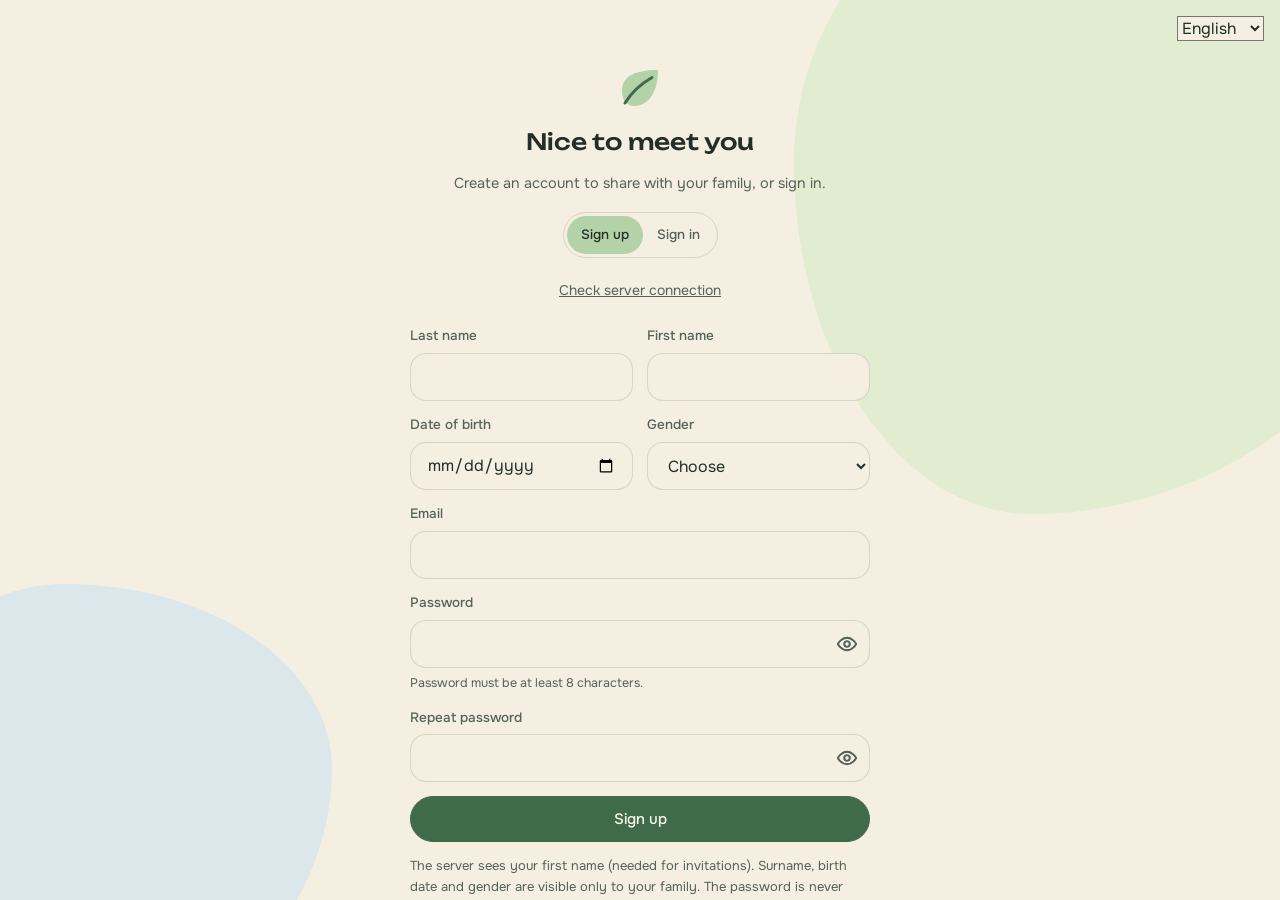
<file: index.html>
<!doctype html>
<html lang="ru">
<head>
  <meta charset="utf-8">
  <meta name="viewport" content="width=device-width, initial-scale=1, viewport-fit=cover, maximum-scale=1">
  <title>Comfortable life</title>
  <meta name="description" content="Comfortable life: дом, заметки, календарь, спорт и здоровье в одном приложении.">
  <meta name="theme-color" content="#F4EFE0" media="(prefers-color-scheme: light)">
  <meta name="theme-color" content="#131A16" media="(prefers-color-scheme: dark)">
  <meta name="color-scheme" content="light dark">
  <script>(function(){try{var v=JSON.parse(localStorage.getItem("cl_ui")||"{}"),r=document.documentElement,d=v.theme==="dark"||((!v.theme||v.theme==="auto")&&window.matchMedia&&matchMedia("(prefers-color-scheme: dark)").matches);r.setAttribute("data-scheme",d?"dark":"light");if(v.a11y&&v.a11y!=="none")r.setAttribute("data-a11y",v.a11y);if(v.text==="large")r.setAttribute("data-text","large")}catch(e){}})();</script>
  <meta name="mobile-web-app-capable" content="yes">
  <meta name="apple-mobile-web-app-capable" content="yes">
  <meta name="apple-mobile-web-app-title" content="Comfortable life">
  <meta name="apple-mobile-web-app-status-bar-style" content="default">
  <link rel="manifest" href="manifest.webmanifest">
  <link rel="icon" href="icons/icon.svg" type="image/svg+xml">
  <link rel="apple-touch-icon" href="icons/apple-touch-icon.png">
  <link rel="preconnect" href="https://fonts.googleapis.com">
  <link rel="preconnect" href="https://fonts.gstatic.com" crossorigin>
  <link rel="stylesheet" href="https://fonts.googleapis.com/css2?family=Onest:wght@300;400;500;600&family=Unbounded:wght@400;500;600&display=swap" media="print" onload="this.media='all'">
  <link rel="stylesheet" href="css/app.css">
</head>
<body>
  <div id="app" class="app" hidden>
    <div class="main-col">
      <header class="top" id="top"></header>
      <main id="view" tabindex="-1"></main>
    </div>
    <nav class="tabbar" id="tabbar"></nav>
  </div>
  <div id="gate" class="gate" hidden></div>
  <div id="toast" role="status" aria-live="polite"></div>
  <noscript><p style="padding:24px;font-family:system-ui,sans-serif">Для работы приложения нужен JavaScript. / This app needs JavaScript.</p></noscript>

  <script src="config.js"></script>
  <script src="js/i18n.js"></script>
  <script src="js/i18n-ext.js"></script>
<script src="js/lang-es.js"></script>
<script src="js/lang-fr.js"></script>
<script src="js/lang-it.js"></script>
<script src="js/lang-zh.js"></script>
  <script src="js/store.js"></script>
  <script src="js/theme.js"></script>
  <script src="js/ui.js"></script>
  <script src="js/logic.js"></script>
  <script src="js/e2e.js"></script>
  <script src="js/sync.js"></script>
  <script src="js/account.js"></script>
  <script src="js/auth-ui.js"></script>
  <script src="js/pwd.js"></script>
  <script src="js/yandex.js"></script>
  <script src="js/view-today.js"></script>
  <script src="js/view-home.js"></script>
  <script src="js/view-notes.js"></script>
  <script src="js/view-calendar.js"></script>
  <script src="js/view-sport.js"></script>
  <script src="js/view-health.js"></script>
  <script src="js/view-family.js"></script>
  <script src="js/view-settings.js"></script>
  <script src="js/assistant.js"></script>
  <script src="js/app.js"></script>
</body>
</html>
</file>
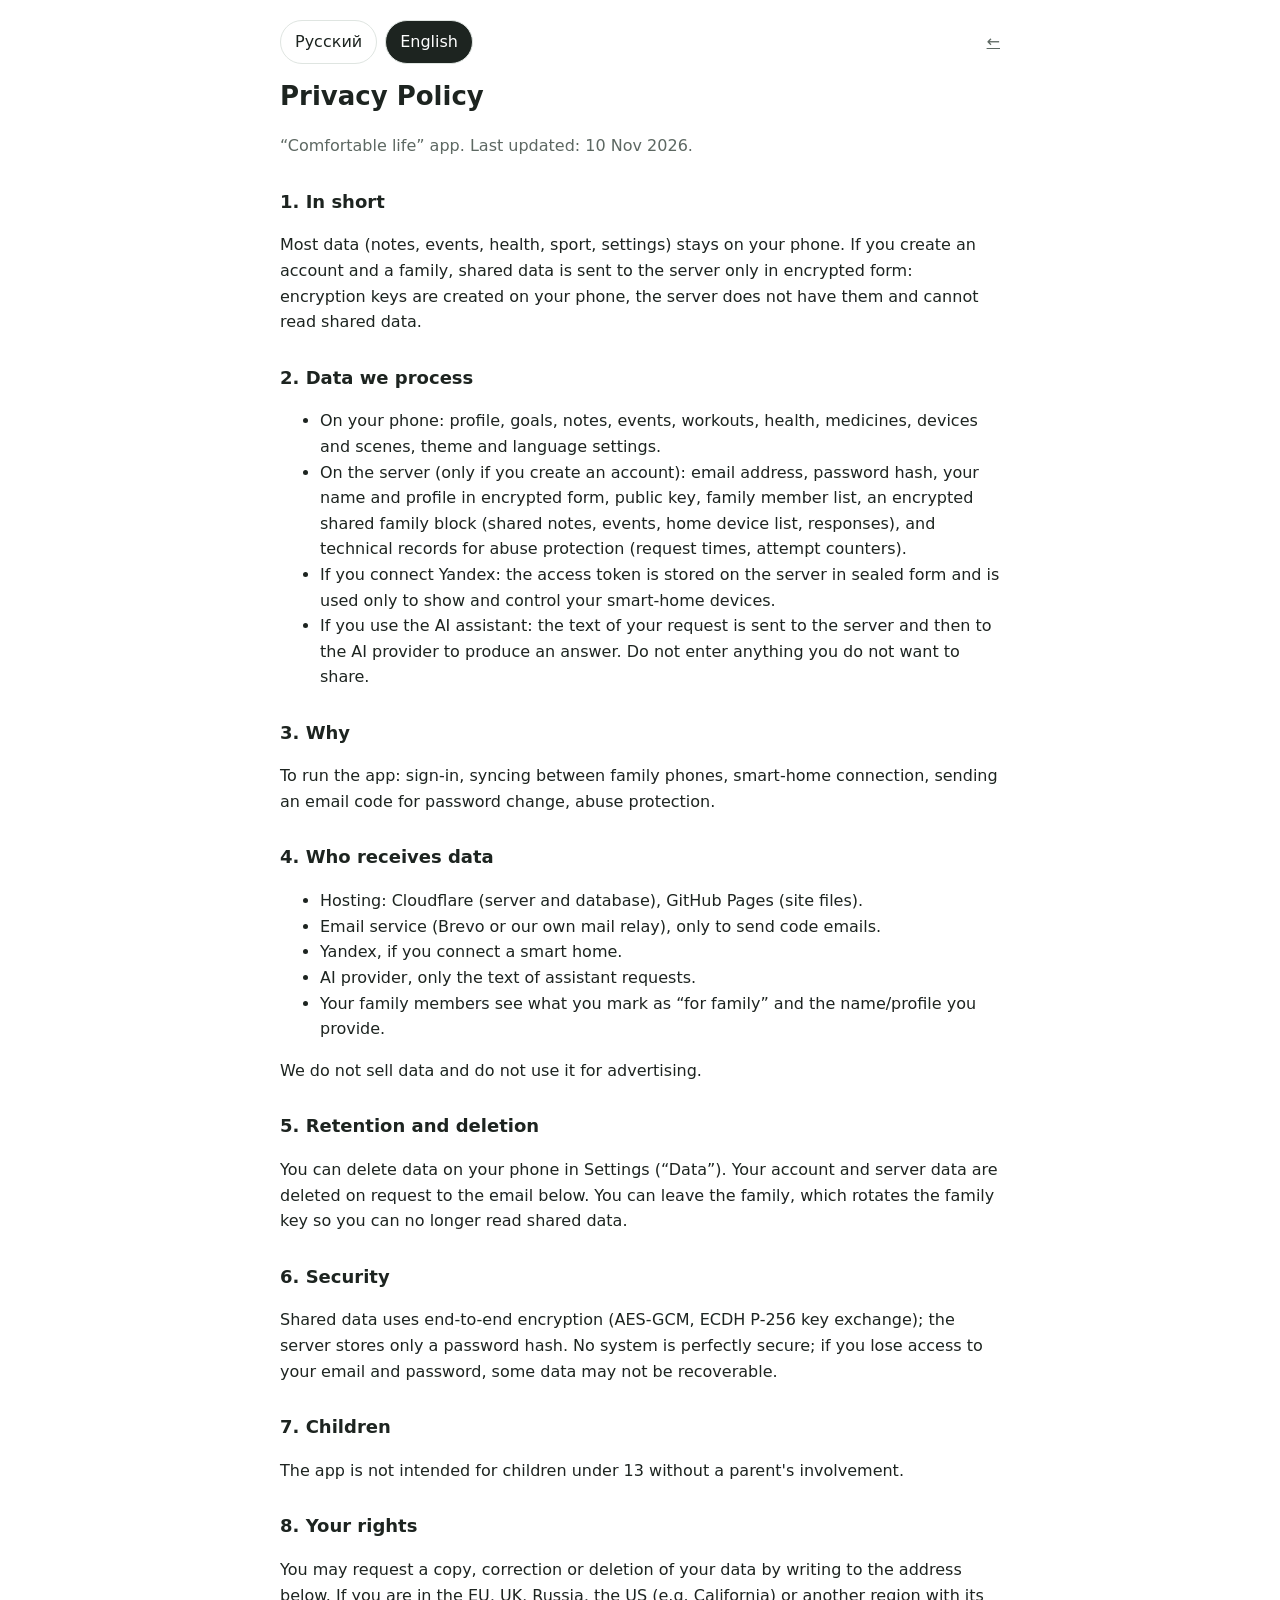
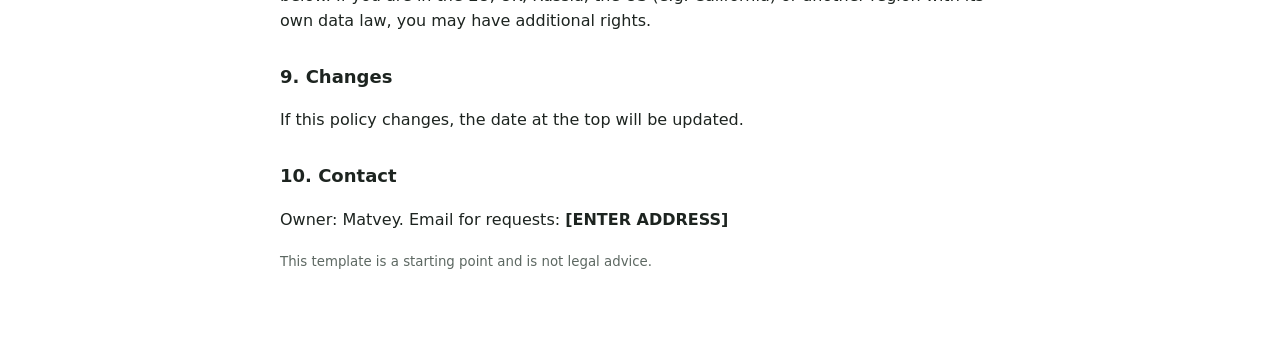
<file: privacy.html>
<!doctype html>
<html lang="ru">
<head>
<meta charset="utf-8">
<meta name="viewport" content="width=device-width, initial-scale=1">
<title>Privacy Policy · Политика конфиденциальности</title>
<style>
:root{color-scheme:light dark;--bg:#fff;--fg:#1d2420;--mu:#5d6862;--ln:#dfe5e1}
@media (prefers-color-scheme:dark){:root{--bg:#121714;--fg:#e8eeea;--mu:#9aa6a0;--ln:#2a332e}}
body{margin:0;background:var(--bg);color:var(--fg);font:16px/1.6 system-ui,-apple-system,Segoe UI,Roboto,sans-serif}
main{max-width:720px;margin:0 auto;padding:20px 16px 60px}
h1{font-size:26px;margin:.3em 0}h2{font-size:18px;margin:1.6em 0 .3em}
p,li{color:var(--fg)}small,.mu{color:var(--mu)}
nav{display:flex;gap:8px;margin-bottom:12px}
nav button{font:inherit;padding:8px 14px;border:1px solid var(--ln);background:transparent;color:var(--fg);border-radius:999px}
nav button[aria-pressed=true]{background:var(--fg);color:var(--bg)}
[data-l]{display:none}html[lang=ru] [data-l=ru],html[lang=en] [data-l=en]{display:block}
html[lang=ru] li[data-l=ru],html[lang=en] li[data-l=en]{display:list-item}
</style>
</head>
<body>
<main>
<nav><button type="button" data-set="ru">Русский</button><button type="button" data-set="en">English</button><a href="./" style="margin-left:auto;align-self:center;color:var(--mu)">←</a></nav>

<div data-l="ru">
<h1>Политика конфиденциальности</h1>
<p class="mu">Приложение «Comfortable life». Дата обновления: 10.11.2026.</p>

<h2>1. Кратко</h2>
<p>Большая часть данных (заметки, события, здоровье, спорт, настройки) хранится только на вашем телефоне. Если вы создаёте аккаунт и семью, общие данные передаются на сервер только в зашифрованном виде: ключи шифрования создаются на вашем телефоне, сервер их не знает и прочитать общие данные не может.</p>

<h2>2. Какие данные мы обрабатываем</h2>
<ul>
<li>На телефоне: профиль, цели, заметки, события, тренировки, здоровье, лекарства, устройства и сценарии, настройки темы и языка.</li>
<li>На сервере (только при создании аккаунта): адрес электронной почты, хэш пароля, ваше имя и профиль в зашифрованном виде, публичный ключ, список участников семьи, зашифрованный общий блок семьи (общие заметки, события, список устройств дома, отклики), технические записи для защиты от злоупотреблений (время запросов, счётчики попыток).</li>
<li>Если вы подключаете Яндекс: токен доступа хранится на сервере в запечатанном виде и используется только для показа и управления вашими устройствами умного дома.</li>
<li>Если вы пользуетесь ассистентом с ИИ: текст запроса передаётся на сервер и далее поставщику ИИ для получения ответа. Не вводите в него то, чем не хотите делиться.</li>
</ul>

<h2>3. Зачем</h2>
<p>Чтобы приложение работало: вход в аккаунт, синхронизация между телефонами семьи, подключение умного дома, отправка кода на почту для смены пароля, защита от злоупотреблений.</p>

<h2>4. Кому передаются данные</h2>
<ul>
<li>Хостинг: Cloudflare (сервер и база данных), GitHub Pages (файлы сайта).</li>
<li>Почтовый сервис (Brevo или собственный почтовый релей) — только для отправки писем с кодом.</li>
<li>Яндекс — если вы подключили умный дом.</li>
<li>Поставщик ИИ — только текст запросов к ассистенту.</li>
<li>Участники вашей семьи — видят то, что вы пометили «для семьи», и своё имя/профиль, который вы указали.</li>
</ul>
<p>Мы не продаём данные и не используем их для рекламы.</p>

<h2>5. Хранение и удаление</h2>
<p>Данные на телефоне можно удалить в Настройках («Данные»). Аккаунт и данные на сервере удаляются по запросу на почту ниже. Вы можете выйти из семьи — тогда ключ семьи меняется, и вы больше не читаете общие данные.</p>

<h2>6. Безопасность</h2>
<p>Применяется сквозное шифрование общих данных (AES-GCM, обмен ключами ECDH P-256), пароль на сервере хранится только в виде хэша. Ни одна система не защищена полностью; если вы потеряете доступ к почте и паролю, часть данных может быть не восстановлена.</p>

<h2>7. Дети</h2>
<p>Приложение не предназначено для детей младше 13 лет без участия родителей.</p>

<h2>8. Ваши права</h2>
<p>Вы можете запросить копию, исправление или удаление данных, написав на адрес ниже. Если вы находитесь в ЕС, Великобритании, России, США (например, Калифорния) или другом регионе со своим законом о данных, вам могут принадлежать дополнительные права.</p>

<h2>9. Изменения</h2>
<p>При изменении политики обновится дата вверху страницы.</p>

<h2>10. Контакты</h2>
<p>Владелец: Матвей. Почта для запросов: <b>[УКАЖИТЕ АДРЕС]</b></p>
<p><small>Шаблон подготовлен как основа и не является юридической консультацией.</small></p>
</div>

<div data-l="en">
<h1>Privacy Policy</h1>
<p class="mu">“Comfortable life” app. Last updated: 10 Nov 2026.</p>

<h2>1. In short</h2>
<p>Most data (notes, events, health, sport, settings) stays on your phone. If you create an account and a family, shared data is sent to the server only in encrypted form: encryption keys are created on your phone, the server does not have them and cannot read shared data.</p>

<h2>2. Data we process</h2>
<ul>
<li>On your phone: profile, goals, notes, events, workouts, health, medicines, devices and scenes, theme and language settings.</li>
<li>On the server (only if you create an account): email address, password hash, your name and profile in encrypted form, public key, family member list, an encrypted shared family block (shared notes, events, home device list, responses), and technical records for abuse protection (request times, attempt counters).</li>
<li>If you connect Yandex: the access token is stored on the server in sealed form and is used only to show and control your smart-home devices.</li>
<li>If you use the AI assistant: the text of your request is sent to the server and then to the AI provider to produce an answer. Do not enter anything you do not want to share.</li>
</ul>

<h2>3. Why</h2>
<p>To run the app: sign-in, syncing between family phones, smart-home connection, sending an email code for password change, abuse protection.</p>

<h2>4. Who receives data</h2>
<ul>
<li>Hosting: Cloudflare (server and database), GitHub Pages (site files).</li>
<li>Email service (Brevo or our own mail relay), only to send code emails.</li>
<li>Yandex, if you connect a smart home.</li>
<li>AI provider, only the text of assistant requests.</li>
<li>Your family members see what you mark as “for family” and the name/profile you provide.</li>
</ul>
<p>We do not sell data and do not use it for advertising.</p>

<h2>5. Retention and deletion</h2>
<p>You can delete data on your phone in Settings (“Data”). Your account and server data are deleted on request to the email below. You can leave the family, which rotates the family key so you can no longer read shared data.</p>

<h2>6. Security</h2>
<p>Shared data uses end-to-end encryption (AES-GCM, ECDH P-256 key exchange); the server stores only a password hash. No system is perfectly secure; if you lose access to your email and password, some data may not be recoverable.</p>

<h2>7. Children</h2>
<p>The app is not intended for children under 13 without a parent's involvement.</p>

<h2>8. Your rights</h2>
<p>You may request a copy, correction or deletion of your data by writing to the address below. If you are in the EU, UK, Russia, the US (e.g. California) or another region with its own data law, you may have additional rights.</p>

<h2>9. Changes</h2>
<p>If this policy changes, the date at the top will be updated.</p>

<h2>10. Contact</h2>
<p>Owner: Matvey. Email for requests: <b>[ENTER ADDRESS]</b></p>
<p><small>This template is a starting point and is not legal advice.</small></p>
</div>
</main>
<script>
(function(){var h=document.documentElement,b=document.querySelectorAll('nav button');
function set(l){h.lang=l;for(var i=0;i<b.length;i++)b[i].setAttribute('aria-pressed',b[i].dataset.set===l);try{localStorage.setItem('cl_pl',l)}catch(e){}}
for(var i=0;i<b.length;i++)b[i].onclick=function(){set(this.dataset.set)};
var l='';try{l=localStorage.getItem('cl_pl')||''}catch(e){}
set(l||((navigator.language||'ru').slice(0,2)==='ru'?'ru':'en'));})();
</script>
</body>
</html>
</file>
<file: css/app.css>
/* Comfortable life — стили приложения. Те же цвета, шрифты и формы, что на сайте:
   кремовый фон, светло-зелёный, серо-голубой, текучие асимметричные углы, тёмный лесной акцент. */
:root {
  --bg: #F4EFE0;
  --bg-2: #EEF0DC;
  --bg-3: #EBEEE2;
  --surface: #FBF8EE;
  --ink: #232E28;
  --muted: #566259;
  --sage: #B4D2A8;
  --leaf: #3F6B4A;
  --mist: #9BB3C1;
  --mist-ink: #3C5C70;
  --tint-sage: #E1ECD0;
  --tint-mist: #DCE7EC;
  --wild: #2A4634;
  --wild-ink: #EEF1E2;
  --wild-accent: #BBD8A2;
  --line: rgba(35, 46, 40, 0.14);
  --warn: #9A4B2E;
  --display: "Unbounded", "Onest", system-ui, sans-serif;
  --body: "Onest", system-ui, -apple-system, "Segoe UI", sans-serif;
  --side: 264px;
  --tab-h: 68px;
  --sat: env(safe-area-inset-top, 0px);
  --sab: env(safe-area-inset-bottom, 0px);
  --sal: env(safe-area-inset-left, 0px);
  --sar: env(safe-area-inset-right, 0px);
  color-scheme: light;
}
  :root[data-scheme="dark"] {
    --bg: #131A16; --bg-2: #161E19; --bg-3: #151D1C; --surface: #1D2823; --ink: #ECE9DA; --muted: #A5B0A7;
    --sage: #4F7A55; --leaf: #A9CF9E; --mist: #4F6E80; --mist-ink: #ABC5D4; --tint-sage: #223228; --tint-mist: #1E2D36;
    --wild: #0F1A13; --wild-ink: #EBEEDD; --wild-accent: #B9D6A0; --line: rgba(236, 233, 218, 0.16); --warn: #E3A184;
    color-scheme: dark;
  }

* { box-sizing: border-box; }
[hidden] { display: none !important; }
html { -webkit-text-size-adjust: 100%; text-size-adjust: 100%; }
body {
  margin: 0;
  background-color: var(--bg);
  background-image: linear-gradient(180deg, var(--bg) 0%, var(--bg-2) 30%, var(--bg) 62%, var(--bg-3) 100%);
  background-attachment: fixed;
  color: var(--ink);
  font-family: var(--body);
  font-size: 16px;
  line-height: 1.55;
  overflow-x: hidden;
}
h1, h2, h3, p { margin: 0; }
a { color: inherit; }
button, input, select, textarea { font: inherit; color: inherit; }
button { cursor: pointer; }
:focus-visible { outline: 2px solid var(--leaf); outline-offset: 3px; border-radius: 8px; }
.grow { flex: 1 1 auto; }
.ic { width: 22px; height: 22px; flex: none; stroke: currentColor; fill: none; stroke-width: 1.7; stroke-linecap: round; stroke-linejoin: round; }
.logo { flex: none; }
.logo-a { fill: var(--sage); }
.logo-b { fill: none; stroke: var(--leaf); stroke-width: 2; stroke-linecap: round; }
.muted { color: var(--muted); font-size: 14.5px; }
.err { color: var(--warn); font-size: 14.5px; min-height: 1.2em; }
.plain { font-size: 16px; }

/* ---------- каркас ---------- */
.app { display: grid; grid-template-columns: var(--side) minmax(0, 1fr); min-height: 100vh; min-height: 100dvh; }
.side {
  position: sticky; top: 0; height: 100vh; height: 100dvh; padding: 24px 16px 24px max(16px, var(--sal));
  display: flex; flex-direction: column; gap: 24px; border-right: 1px solid var(--line); overflow-y: auto;
}
.side nav { display: flex; flex-direction: column; gap: 4px; }
.side-lock { margin-top: auto; justify-content: flex-start; }
.brand { display: flex; align-items: center; gap: 10px; text-decoration: none; font-family: var(--display); font-weight: 500; font-size: 15px; white-space: nowrap; }
.nav-link {
  display: flex; align-items: center; gap: 12px; min-height: 46px; padding: 0 14px; border-radius: 999px;
  text-decoration: none; color: var(--muted); font-weight: 500;
}
.nav-link.active { background: var(--tint-sage); color: var(--ink); }
.nav-link.active .ic { stroke: var(--leaf); }
@media (hover: hover) { .nav-link:hover { color: var(--ink); background: var(--tint-sage); } }

.main-col { min-width: 0; display: flex; flex-direction: column; }
.top {
  position: sticky; top: 0; z-index: 20; display: flex; align-items: center; gap: 10px; min-height: 64px;
  padding: calc(8px + var(--sat)) max(16px, var(--sar), min(3vw, 40px)) 8px max(16px, var(--sal), min(3vw, 40px));
  background: color-mix(in srgb, var(--bg) 84%, transparent); backdrop-filter: blur(10px); -webkit-backdrop-filter: blur(10px);
}
.top-brand { display: none; }
#view { padding: 8px max(16px, var(--sar), min(3vw, 40px)) 56px max(16px, var(--sal), min(3vw, 40px)); outline: none; min-width: 0; }

.seg { display: inline-flex; border: 1px solid var(--line); border-radius: 999px; padding: 3px; flex: none; }
.seg button { border: 0; background: transparent; color: var(--muted); min-height: 38px; padding: 0 14px; border-radius: 999px; font-size: 13.5px; font-weight: 500; }
.seg button[aria-pressed="true"] { background: var(--sage); color: var(--ink); }
.ai-pill {
  display: inline-flex; align-items: center; gap: 8px; min-height: 44px; padding: 0 16px; border-radius: 999px; font-weight: 500; font-size: 14px;
  background: var(--tint-sage); border: 1px solid var(--line); white-space: nowrap;
}
.ai-pill .ic { stroke: var(--leaf); width: 18px; height: 18px; }
@media (hover: hover) { .ai-pill:hover { background: var(--sage); } }

.tabbar {
  display: none; position: fixed; left: 0; right: 0; bottom: 0; z-index: 25; padding: 6px max(8px, var(--sar)) calc(6px + var(--sab)) max(8px, var(--sal));
  background: color-mix(in srgb, var(--bg) 90%, transparent); backdrop-filter: blur(12px); -webkit-backdrop-filter: blur(12px);
  border-top: 1px solid var(--line); justify-content: space-around;
}
.tab { display: flex; flex-direction: column; align-items: center; justify-content: center; gap: 2px; min-height: 52px; text-decoration: none; color: var(--muted); font-size: 11.5px; font-weight: 500; border-radius: 18px; }
.tab.active { color: var(--ink); }
.tab.active .ic { stroke: var(--leaf); }
.tab.active span { color: var(--leaf); }

@media (max-width: 899px) {
  .app { display: block; }
  .side { display: none; }
  .top-brand { display: flex; }
  .top-brand span { font-size: 13.5px; }
  :root { --tab-h: 124px; }
  .tabbar { display: grid; grid-template-columns: repeat(4, minmax(0, 1fr)); gap: 2px 0; }
  #view { padding-bottom: calc(var(--tab-h) + var(--sab) + 28px); }
}
@media (max-width: 899px) and (max-height: 500px) {
  :root { --tab-h: 68px; }
  .tabbar { grid-template-columns: repeat(8, minmax(0, 1fr)); }
}
@media (max-width: 520px) {
  .ai-pill span { display: none; }
  .ai-pill { width: 44px; padding: 0; justify-content: center; }
  .top { gap: 8px; }
  .top-brand span { display: none; }
}
@media (max-width: 340px) { .seg button { padding: 0 9px; font-size: 12.5px; } }

/* ---------- кнопки ---------- */
.btn {
  display: inline-flex; align-items: center; justify-content: center; gap: 8px; min-height: 46px; padding: 0 20px;
  border-radius: 999px; border: 1px solid var(--line); background: transparent; font-weight: 500; font-size: 15px; white-space: nowrap;
}
.btn .ic { width: 18px; height: 18px; }
.btn.primary { background: var(--leaf); border-color: var(--leaf); color: var(--surface); }
.btn.soft { background: var(--tint-sage); }
.btn.danger { color: var(--warn); border-color: color-mix(in srgb, var(--warn) 45%, transparent); }
.btn.wide { width: 100%; }
.btn:disabled { opacity: .55; cursor: default; }
@media (hover: hover) { .btn.soft:hover { background: var(--sage); } .btn.ghost:hover { background: var(--tint-sage); } .btn.primary:hover { filter: brightness(1.08); } }
.icon-btn {
  display: inline-grid; place-items: center; width: 44px; height: 44px; flex: none; border-radius: 50%;
  border: 1px solid var(--line); background: transparent;
}
.icon-btn.primary { background: var(--leaf); border-color: var(--leaf); color: var(--surface); }
.icon-btn.quiet { border-color: transparent; color: var(--muted); }
@media (hover: hover) { .icon-btn:hover { background: var(--tint-sage); } .icon-btn.primary:hover { background: var(--leaf); filter: brightness(1.1); } }
.btn-row { display: flex; flex-wrap: wrap; gap: 10px; }
.link { background: none; border: 0; padding: 10px 6px; color: var(--muted); text-decoration: underline; font-size: 14px; min-height: 44px; }

/* ---------- заголовки экранов ---------- */
.view-head { display: flex; align-items: center; justify-content: space-between; gap: 12px 20px; flex-wrap: wrap; margin: 10px 0 22px; }
.view-head h1 { font-family: var(--display); font-weight: 500; font-size: clamp(1.5rem, 3.6vw, 2.2rem); line-height: 1.15; letter-spacing: -0.01em; }
.view-actions { display: flex; gap: 10px; flex-wrap: wrap; }
.hello { position: relative; display: flex; flex-direction: column; gap: 8px; margin: 14px 0 28px; }
.hello h1 { font-family: var(--display); font-weight: 500; font-size: clamp(1.7rem, 4.4vw, 2.9rem); line-height: 1.12; letter-spacing: -0.02em; text-wrap: balance; }
.lead { color: var(--muted); font-size: clamp(1rem, 1.8vw, 1.15rem); }
.eyebrow { display: inline-flex; align-items: center; gap: 10px; font-size: 12px; font-weight: 500; letter-spacing: 0.14em; text-transform: uppercase; color: var(--muted); }
.eyebrow::before { content: ""; width: 14px; height: 14px; background: var(--sage); border-radius: 0 100% 0 100%; transform: rotate(-8deg); flex: none; }
.section-title, .block h2, h2.room { font-family: var(--display); font-weight: 500; font-size: 1.05rem; margin: 6px 0 14px; }
.block { margin-bottom: 30px; }
.block-head { display: flex; align-items: center; justify-content: space-between; gap: 12px; flex-wrap: wrap; margin-bottom: 14px; }
.block-head h2 { margin: 0; }
p.note { color: var(--muted); font-size: 13.5px; margin: 8px 0 24px; max-width: 70ch; }

/* ---------- карточки: те же асимметричные углы, что на сайте ---------- */
.cards { display: grid; gap: 18px; margin-bottom: 18px; grid-template-columns: repeat(auto-fit, minmax(min(100%, 300px), 1fr)); }
.cards.two { grid-template-columns: repeat(auto-fit, minmax(min(100%, 360px), 1fr)); }
.cards.three { grid-template-columns: repeat(auto-fit, minmax(min(100%, 260px), 1fr)); }
.card { padding: 22px 22px 24px; border-radius: 24px; background: var(--surface); border: 1px solid var(--line); display: flex; flex-direction: column; gap: 14px; min-width: 0; }
.card h2 { font-family: var(--display); font-weight: 500; font-size: 1.02rem; line-height: 1.3; }
.card.c1 { border-radius: 56px 24px 24px 24px; background: var(--tint-sage); border-color: transparent; }
.card.c2 { border-radius: 24px 56px 24px 24px; background: var(--tint-mist); border-color: transparent; }
.card.c3 { border-radius: 24px 24px 56px 24px; }
.card.c4 { border-radius: 24px 24px 24px 56px; background: var(--tint-mist); border-color: transparent; }
.card.c5 { border-radius: 56px 24px 56px 24px; background: var(--tint-sage); border-color: transparent; }
.card-head { display: flex; align-items: center; justify-content: space-between; gap: 12px; min-height: 44px; }
.more-link { display: grid; place-items: center; width: 44px; height: 44px; border-radius: 50%; color: var(--muted); text-decoration: none; }
.empty { display: flex; flex-direction: column; align-items: flex-start; gap: 12px; color: var(--muted); padding: 6px 0; }
.leaf-dot { width: 16px; height: 16px; background: var(--sage); border-radius: 0 100% 0 100%; transform: rotate(-8deg); }
.sub { font-size: 12px; letter-spacing: 0.12em; text-transform: uppercase; color: var(--muted); margin: 10px 0 2px; }

.rows { display: flex; flex-direction: column; gap: 4px; }
.row { display: flex; align-items: center; gap: 14px; min-height: 48px; padding: 6px 12px; border: 0; border-radius: 16px; background: color-mix(in srgb, var(--surface) 70%, transparent); text-align: left; width: 100%; }
.row.static { cursor: default; }
.row .ic { width: 18px; height: 18px; color: var(--leaf); }
.row-time { flex: none; min-width: 64px; font-size: 13px; font-weight: 500; color: var(--leaf); }
.row-main { flex: 1; min-width: 0; overflow-wrap: anywhere; }
.rows.boxed { background: var(--surface); border: 1px solid var(--line); border-radius: 24px; padding: 8px; }
@media (hover: hover) { button.row:hover { background: var(--surface); } }

/* сегодня */
.health-quick, .sport-quick { display: flex; align-items: center; gap: 18px; flex-wrap: wrap; }
.health-quick-side { display: flex; flex-direction: column; gap: 10px; min-width: 0; }
.stat { display: flex; align-items: center; gap: 8px; font-weight: 500; }
.stat .ic { stroke: var(--mist-ink); }
.stepper { display: flex; gap: 10px; }
.pills { display: flex; flex-wrap: wrap; gap: 10px; }
.pill { display: inline-flex; align-items: center; gap: 8px; min-height: 46px; padding: 0 18px; border-radius: 999px; background: var(--surface); border: 1px solid var(--line); font-weight: 500; }
.pill .ic { width: 18px; height: 18px; stroke: var(--leaf); }
.card.c3 .pill { background: var(--tint-sage); }
@media (hover: hover) { .pill:hover { background: var(--sage); } }
.pill-group { display: inline-flex; align-items: center; }
.pill-group .icon-btn { margin-left: 2px; }

/* кольцо */
.ring-wrap { position: relative; width: 104px; height: 104px; flex: none; }
.ring { width: 100%; height: 100%; display: block; }
.ring-track { fill: none; stroke: color-mix(in srgb, var(--ink) 10%, transparent); stroke-width: 10; }
.ring-fill { fill: none; stroke: var(--leaf); stroke-width: 10; stroke-linecap: round; transition: stroke-dashoffset .5s ease; }
.ring-text { position: absolute; inset: 0; display: flex; flex-direction: column; align-items: center; justify-content: center; line-height: 1.1; }
.ring-text .big { font-family: var(--display); font-weight: 500; font-size: 1.5rem; }
.ring-text .small { font-size: 11.5px; color: var(--muted); }

/* ---------- дом ---------- */
.devices { display: grid; gap: 14px; grid-template-columns: repeat(auto-fill, minmax(min(100%, 340px), 1fr)); }
.device { padding: 16px 16px 16px 18px; border-radius: 28px 12px 28px 12px; background: var(--surface); border: 1px solid var(--line); display: flex; flex-direction: column; gap: 12px; min-width: 0; transition: background .2s ease; }
.device.on { background: var(--tint-sage); border-color: transparent; }
.device-top { display: flex; align-items: center; gap: 10px; }
.device-ic { display: grid; place-items: center; width: 44px; height: 44px; border-radius: 50%; background: var(--tint-mist); flex: none; }
.device.on .device-ic { background: var(--sage); }
.device-name { flex: 1; min-width: 0; display: flex; flex-direction: column; line-height: 1.3; }
.device-name b { font-weight: 600; overflow-wrap: anywhere; }
.device-name small { color: var(--muted); font-size: 12.5px; }
.switch { position: relative; flex: none; width: 52px; height: 32px; border-radius: 999px; border: 1px solid var(--line); background: color-mix(in srgb, var(--ink) 12%, transparent); padding: 0; transition: background .2s ease; }
.switch::after { content: ""; position: absolute; inset: -8px; }
.switch .knob { position: absolute; top: 3px; left: 3px; width: 24px; height: 24px; border-radius: 50%; background: var(--surface); box-shadow: 0 1px 3px rgba(0,0,0,.25); transition: transform .2s ease; }
.switch[aria-checked="true"] { background: var(--leaf); border-color: var(--leaf); }
.switch[aria-checked="true"] .knob { transform: translateX(20px); }
.level { display: flex; align-items: center; gap: 12px; }
.level input[type="range"] { flex: 1; min-width: 0; accent-color: var(--leaf); height: 28px; }
.level output { min-width: 46px; text-align: right; font-weight: 500; font-variant-numeric: tabular-nums; }
.scene-list { display: flex; flex-direction: column; gap: 8px; }
.scene-row { display: flex; align-items: center; justify-content: space-between; gap: 12px; }
.scene-row select { width: 46%; flex: none; }

/* ---------- заметки ---------- */
.search {
  width: 100%; max-width: 520px; min-height: 48px; padding: 0 20px; margin-bottom: 20px; border-radius: 999px; border: 1px solid var(--line);
  background: var(--surface); font-size: 16px;
}
.notes-grid { display: grid; gap: 14px; grid-template-columns: repeat(auto-fill, minmax(min(100%, 240px), 1fr)); }
button.note {
  display: flex; flex-direction: column; align-items: flex-start; gap: 8px; text-align: left; padding: 18px 18px 14px; min-height: 120px;
  background: var(--tint-sage); border: 0; border-radius: 40px 16px 40px 16px; min-width: 0;
}
button.note:nth-child(3n+2) { background: var(--tint-mist); border-radius: 16px 40px 16px 40px; }
button.note:nth-child(3n) { background: var(--surface); border: 1px solid var(--line); }
button.note.pinned { outline: 1.5px solid color-mix(in srgb, var(--leaf) 50%, transparent); outline-offset: -1.5px; }
.note-top { display: flex; align-items: flex-start; justify-content: space-between; gap: 8px; width: 100%; }
.note-top b { font-weight: 600; overflow-wrap: anywhere; }
.note-top .ic { width: 16px; height: 16px; color: var(--leaf); }
.note-body { color: var(--muted); font-size: 14.5px; white-space: pre-line; overflow-wrap: anywhere; display: -webkit-box; -webkit-line-clamp: 5; -webkit-box-orient: vertical; overflow: hidden; }
button.note small { color: var(--muted); margin-top: auto; font-size: 12px; }

/* ---------- календарь ---------- */
.cal-layout { display: grid; gap: 18px; grid-template-columns: minmax(0, 1.5fr) minmax(0, 1fr); align-items: start; }
.cal-card { background: var(--surface); }
.cal-nav { display: flex; align-items: center; gap: 8px; }
.cal-month { flex: 1; text-align: center; font-family: var(--display); font-weight: 500; font-size: 1.05rem; }
.cal-grid { display: grid; grid-template-columns: repeat(7, minmax(0, 1fr)); gap: 6px; }
.cal-wd { text-align: center; font-size: 12px; letter-spacing: 0.08em; text-transform: uppercase; color: var(--muted); padding: 4px 0; }
.cal-day { position: relative; aspect-ratio: 1; min-height: 40px; border: 1px solid transparent; border-radius: 40% 60% 55% 45% / 50% 45% 55% 50%; background: transparent; display: grid; place-items: center; font-weight: 500; font-variant-numeric: tabular-nums; }
.cal-day.today { border-color: var(--leaf); }
.cal-day.sel { background: var(--leaf); color: var(--surface); border-color: var(--leaf); }
.cal-day .dot { position: absolute; bottom: 18%; left: 50%; width: 5px; height: 5px; margin-left: -2.5px; border-radius: 50%; background: var(--leaf); }
.cal-day.sel .dot { background: var(--surface); }
@media (hover: hover) { .cal-day:hover:not(.sel) { background: var(--tint-sage); } }
@media (max-width: 860px) { .cal-layout { grid-template-columns: minmax(0, 1fr); } }

/* ---------- спорт и здоровье ---------- */
.sport-week { display: flex; align-items: center; gap: 22px; flex-wrap: wrap; }
.stats { display: flex; gap: 22px; flex-wrap: wrap; }
.stats div { display: flex; flex-direction: column; line-height: 1.25; }
.stats b { font-family: var(--display); font-weight: 500; font-size: 1.5rem; }
.stats span { font-size: 13px; color: var(--muted); max-width: 11ch; }
.bars { display: grid; grid-template-columns: repeat(7, minmax(0, 1fr)); gap: 6px; }
.bar-col { display: flex; flex-direction: column; align-items: center; gap: 4px; min-width: 0; }
.bar-val { font-size: 11.5px; color: var(--muted); min-height: 16px; font-variant-numeric: tabular-nums; white-space: nowrap; }
.bar-track { position: relative; width: 100%; height: 110px; display: flex; align-items: flex-end; justify-content: center; }
.bar-fill { display: block; width: 62%; max-width: 30px; min-height: 3px; border-radius: 10px 10px 4px 4px; background: var(--sage); transition: height .4s ease; }
.bar-fill.today { background: var(--leaf); }
.bar-goal { position: absolute; left: 0; right: 0; border-top: 1.5px dashed color-mix(in srgb, var(--ink) 30%, transparent); }
.bar-lab { font-size: 12px; color: var(--muted); }
.big-n { font-family: var(--display); font-weight: 500; font-size: 1rem; }
.drops { display: flex; flex-wrap: wrap; gap: 4px; }
.drop { display: grid; place-items: center; width: 44px; height: 44px; border: 0; background: transparent; border-radius: 50%; color: var(--mist-ink); }
.drop .ic { width: 26px; height: 26px; }
.drop.on .ic { fill: var(--mist); stroke: var(--mist-ink); }
.meter { display: flex; flex-direction: column; gap: 8px; }
.meter-top { display: flex; align-items: center; justify-content: space-between; gap: 10px; }
.meter-l { display: flex; align-items: center; gap: 8px; font-weight: 500; }
.meter-l .ic { width: 20px; height: 20px; stroke: var(--mist-ink); }
.meter-bar { height: 12px; border-radius: 999px; background: color-mix(in srgb, var(--ink) 10%, transparent); overflow: hidden; }
.meter-bar i { display: block; height: 100%; border-radius: 999px; background: var(--leaf); transition: width .4s ease; }
.moods { display: grid; grid-template-columns: repeat(5, minmax(0, 1fr)); gap: 10px; }
.mood { display: flex; flex-direction: column; align-items: center; gap: 4px; padding: 10px 4px; min-height: 76px; border-radius: 22px; border: 1px solid var(--line); background: var(--bg-2); color: var(--muted); font-size: 12px; }
.mood .ic { width: 30px; height: 30px; }
.mood.on { background: var(--sage); border-color: var(--leaf); color: var(--ink); }
.mood span { text-align: center; line-height: 1.15; }

/* ---------- семья ---------- */
.members { display: grid; gap: 12px; grid-template-columns: repeat(auto-fill, minmax(min(100%, 220px), 1fr)); }
.member { display: flex; align-items: center; gap: 12px; min-height: 64px; padding: 10px 16px 10px 12px; border-radius: 999px; background: var(--surface); border: 1px solid var(--line); text-align: left; }
.avatar { display: grid; place-items: center; width: 42px; height: 42px; border-radius: 58% 42% 55% 45% / 45% 58% 42% 55%; color: #fff; font-family: var(--display); font-weight: 500; flex: none; }
.member-name { flex: 1; min-width: 0; font-weight: 500; overflow-wrap: anywhere; }
.badge { font-size: 11.5px; letter-spacing: 0.08em; text-transform: uppercase; color: var(--leaf); }
.swatches { display: flex; flex-wrap: wrap; gap: 6px; }
.swatch { width: 44px; height: 44px; border-radius: 50%; border: 3px solid transparent; background-clip: padding-box; box-shadow: inset 0 0 0 2px var(--surface); }
.swatch[aria-checked="true"] { border-color: var(--ink); }
.more-list { display: flex; flex-direction: column; gap: 10px; }
.more-item { display: flex; align-items: center; gap: 14px; min-height: 68px; padding: 10px 18px 10px 14px; text-decoration: none; background: var(--surface); border: 1px solid var(--line); border-radius: 32px 14px 32px 14px; }
.more-ic { display: grid; place-items: center; width: 44px; height: 44px; border-radius: 50%; background: var(--tint-sage); flex: none; }
.more-ic .ic { stroke: var(--leaf); }
.more-t { flex: 1; display: flex; flex-direction: column; line-height: 1.3; min-width: 0; }
.more-t small { color: var(--muted); }
.more-item > .ic { color: var(--muted); }

/* ---------- формы ---------- */
.field { display: flex; flex-direction: column; gap: 6px; min-width: 0; }
.field-l { font-size: 13.5px; font-weight: 500; color: var(--muted); }
.field-h { font-size: 12.5px; color: var(--muted); }
.field input, .field select, .field textarea, .gate-form input, .ai-form input {
  width: 100%; min-height: 48px; padding: 0 16px; border-radius: 16px; border: 1px solid var(--line); background: var(--bg); font-size: 16px;
}
.field textarea { padding: 12px 16px; resize: vertical; min-height: 140px; line-height: 1.5; }
.field input:disabled { opacity: .5; }
.fields-2 { display: grid; gap: 14px; grid-template-columns: repeat(auto-fit, minmax(min(100%, 220px), 1fr)); }
.check { display: flex; align-items: center; gap: 12px; min-height: 44px; font-weight: 500; }
.check input { width: 22px; height: 22px; accent-color: var(--leaf); flex: none; }

/* ---------- окна ---------- */
dialog.sheet {
  border: 0; padding: 0; width: min(520px, calc(100vw - 24px)); max-height: min(90vh, 90dvh); border-radius: 36px 16px 36px 16px;
  background: var(--surface); color: var(--ink); box-shadow: 0 30px 80px -24px rgba(0, 0, 0, .5); overflow: hidden;
}
dialog.sheet[open] { display: flex; }
dialog.sheet::backdrop { background: rgba(16, 26, 20, .5); backdrop-filter: blur(2px); }
.sheet-form { display: flex; flex-direction: column; width: 100%; min-height: 0; max-height: inherit; }
.sheet-head { display: flex; align-items: center; justify-content: space-between; gap: 12px; padding: 18px 18px 10px 24px; background: var(--tint-sage); }
.sheet-head h2 { font-family: var(--display); font-weight: 500; font-size: 1.1rem; overflow-wrap: anywhere; }
.sheet-body { padding: 20px 24px 8px; display: flex; flex-direction: column; gap: 16px; overflow-y: auto; min-height: 0; }
.sheet-foot { display: flex; flex-wrap: wrap; gap: 10px; padding: 14px 24px calc(20px + var(--sab)); align-items: center; }
@media (max-width: 600px) {
  dialog.sheet { width: calc(100vw - 16px); margin: auto auto max(8px, var(--sab)); border-radius: 32px; }
  .sheet-foot .btn { flex: 1 1 auto; }
  .sheet-foot .grow { display: none; }
}

/* ---------- уведомление ---------- */
#toast {
  position: fixed; left: 50%; bottom: 24px; z-index: 90; transform: translate(-50%, 20px); opacity: 0; pointer-events: none;
  background: var(--wild); color: var(--wild-ink); padding: 12px 22px; border-radius: 999px; font-size: 14.5px; max-width: calc(100vw - 32px); text-align: center;
  transition: opacity .25s ease, transform .25s ease;
}
#toast.show { opacity: 1; transform: translate(-50%, 0); }
@media (max-width: 899px) { #toast { bottom: calc(var(--tab-h) + var(--sab) + 16px); } }

/* ---------- вход: PIN и знакомство ---------- */
.gate { position: fixed; inset: 0; z-index: 60; display: flex; justify-content: center; align-items: flex-start; padding: calc(var(--sat) + 8px) 24px calc(var(--sab) + 16px); overflow-y: auto; overflow-x: hidden; overscroll-behavior: none; background: var(--bg); }
.blob { position: absolute; pointer-events: none; border-radius: 42% 58% 63% 37% / 45% 40% 60% 55%; animation: morph 16s ease-in-out infinite alternate, drift 28s ease-in-out infinite alternate; }
.blob.b1 { width: min(70vw, 640px); aspect-ratio: 1; background: var(--tint-sage); right: -12%; top: -14%; }
.blob.b2 { width: min(52vw, 460px); aspect-ratio: 1; background: var(--tint-mist); left: -10%; bottom: -16%; animation-delay: -6s, -9s; }
@keyframes morph { 0% { border-radius: 42% 58% 63% 37% / 45% 40% 60% 55%; } 50% { border-radius: 60% 40% 38% 62% / 55% 62% 38% 45%; } 100% { border-radius: 38% 62% 55% 45% / 62% 38% 62% 38%; } }
@keyframes drift { 0% { transform: translate(0, 0) rotate(0); } 100% { transform: translate(24px, 30px) rotate(14deg); } }
.gate-lang { position: absolute; top: calc(16px + var(--sat)); right: 16px; z-index: 2; background: var(--bg); }
.gate-card {
  position: relative; z-index: 1; width: min(460px, 100%); padding: 56px 0 24px; background: none; border: 0;
  border-radius: 0; display: flex; flex-direction: column; align-items: center; gap: 16px; text-align: center;
}
.gate-card h1 { font-family: var(--display); font-weight: 500; font-size: 1.4rem; line-height: 1.25; }
.gate-card > div { width: 100%; display: flex; flex-direction: column; gap: 14px; align-items: center; }
.gate-form { width: 100%; display: flex; flex-direction: column; gap: 12px; }
.gate-form input { text-align: center; border-radius: 999px; }

/* ---------- ассистент ---------- */
.ai {
  position: fixed; z-index: 50; right: max(24px, var(--sar)); bottom: max(24px, var(--sab)); width: min(400px, calc(100vw - 32px)); max-height: min(620px, 78vh);
  display: flex; flex-direction: column; background: var(--surface); color: var(--ink); border: 1px solid var(--line); border-radius: 28px 28px 28px 10px;
  box-shadow: 0 30px 70px -30px color-mix(in srgb, var(--ink) 60%, transparent); overflow: hidden;
}
.ai-head { display: flex; align-items: center; justify-content: space-between; gap: 12px; padding: 12px 12px 12px 20px; background: var(--tint-sage); }
.ai-head b { font-family: var(--display); font-weight: 500; font-size: 1rem; }
.ai-log { flex: 1 1 auto; min-height: 140px; overflow-y: auto; padding: 14px 16px; display: flex; flex-direction: column; gap: 10px; }
.msg { max-width: 88%; padding: 10px 14px; border-radius: 18px; font-size: 15px; line-height: 1.5; overflow-wrap: anywhere; white-space: pre-line; }
.msg.bot { align-self: flex-start; background: var(--tint-mist); border-bottom-left-radius: 6px; }
.msg.me { align-self: flex-end; background: var(--sage); border-bottom-right-radius: 6px; }
.ai-hints { padding: 0 16px 8px; }
.hint-toggle { display: inline-flex; align-items: center; gap: 8px; border: 0; background: transparent; color: var(--muted); font-size: 13px; padding: 0 4px; min-height: 40px; }
.hint-toggle .ic { width: 16px; height: 16px; transition: transform .25s ease; transform: rotate(180deg); }
.ai-hints.closed .hint-toggle .ic { transform: none; }
.ai-chips { display: flex; flex-wrap: wrap; gap: 8px; }
.ai-hints.closed .ai-chips { display: none; }
.chip { font-size: 13.5px; background: var(--bg-2); border: 1px solid var(--line); border-radius: 999px; padding: 0 14px; min-height: 40px; }
.ai-form { display: flex; gap: 8px; padding: 12px 14px calc(14px + var(--sab) * 0); border-top: 1px solid var(--line); }
.ai-form input { border-radius: 999px; min-height: 46px; }
.ai-form button { flex: none; width: 46px; height: 46px; border: 0; border-radius: 50%; background: var(--leaf); color: var(--surface); display: grid; place-items: center; }
.ai-form button .ic { width: 20px; height: 20px; }
@media (max-width: 560px) {
  .ai { left: max(8px, var(--sal)); right: max(8px, var(--sar)); bottom: max(8px, var(--sab)); width: auto; max-height: 82vh; max-height: 82dvh; border-radius: 28px; }
}
@media (max-height: 500px) and (orientation: landscape) { .ai { max-height: 92vh; } .side { display: none; } }

@media (prefers-reduced-motion: reduce) {
  .blob { animation: none; }
  * { transition-duration: 0.01ms !important; }
}

/* синхронизация */
.field textarea.code { font-family: ui-monospace, SFMono-Regular, Menlo, monospace; font-size: 13px; min-height: 110px; word-break: break-all; }
.card .btn-row { margin-top: 2px; }

/* аккаунт */
.acc-id { display: flex; flex-direction: column; gap: 4px; padding: 14px 16px; border-radius: 20px; background: color-mix(in srgb, var(--surface) 70%, transparent); }
.acc-id-row { display: flex; align-items: center; justify-content: space-between; gap: 10px; }
.acc-id-row b { font-family: ui-monospace, SFMono-Regular, Menlo, monospace; font-size: 1.25rem; letter-spacing: 0.06em; overflow-wrap: anywhere; }
.invite { padding: 14px 16px; border-radius: 20px; background: var(--sage); display: flex; flex-direction: column; gap: 10px; }
.sub-h { font-size: 12px; letter-spacing: 0.12em; text-transform: uppercase; color: var(--muted); font-weight: 500; margin-top: 6px; }
.row small.muted { white-space: nowrap; font-family: ui-monospace, SF Mono, Menlo, monospace; font-size: 12px; }

/* ================= версия 0.4: приложение рассчитано на телефон ================= */
/* на широком экране (планшет, компьютер) приложение остаётся колонкой телефонной ширины */
.app { display: block; }
.side { display: none; }
.main-col { max-width: 640px; margin: 0 auto; width: 100%; }
.top-brand { display: flex; }
.tabbar { display: grid; grid-template-columns: repeat(4, minmax(0, 1fr)); gap: 2px 0; max-width: 640px; margin: 0 auto; border-radius: 22px 22px 0 0; }
:root { --tab-h: 124px; }
#view { padding-bottom: calc(var(--tab-h) + var(--sab) + 28px); }
@media (max-height: 500px) { :root { --tab-h: 68px; } .tabbar { grid-template-columns: repeat(8, minmax(0, 1fr)); } }
@media (min-width: 700px) { .tabbar { left: 50%; right: auto; width: 640px; transform: translateX(-50%); } }
.cards, .cards.two, .cards.three { grid-template-columns: minmax(0, 1fr); }
.top-brand span { font-size: 13.5px; }
@media (max-width: 380px) { .top-brand span { display: none; } }

.small { font-size: 13px; }
.banner { padding: 12px 16px; border-radius: 16px 28px 16px 28px; background: var(--tint-sage); font-size: 14.5px; margin-bottom: 14px; }
.auth-form { display: flex; flex-direction: column; gap: 14px; margin-top: 14px; text-align: left; }
.auth-holder .seg { margin-top: 4px; }
.gate-card .auth-form input, .gate-card .auth-form select { text-align: left; }
.btn.wide { width: 100%; justify-content: center; }
.fields-2.off { opacity: .5; }

.hello-top { display: flex; align-items: center; justify-content: space-between; gap: 8px; }
.hello h1 { font-size: clamp(1.6rem, 7vw, 2.2rem); }

/* отметки и галочки */
.tick { width: 24px; height: 24px; border-radius: 50%; border: 2px solid color-mix(in srgb, var(--leaf) 70%, transparent); display: inline-grid; place-items: center; flex: none; color: var(--surface); background: transparent; }
.tick.on { background: var(--leaf); border-color: var(--leaf); }
.tick .ic { width: 16px; height: 16px; stroke-width: 2.4; }
.tick-btn { position: relative; flex: none; width: 44px; height: 44px; display: grid; place-items: center; border: 0; background: transparent; padding: 0; }
.row-split { display: flex; align-items: center; gap: 0; }
.row-split .row { flex: 1; min-width: 0; }
.row.dose.done .row-main { text-decoration: line-through; color: var(--muted); }
.row .tick { margin-left: auto; }

/* заметки */
article.note {
  display: flex; align-items: flex-start; gap: 2px; padding: 6px 12px 6px 4px; margin-bottom: 12px; min-width: 0;
  background: var(--tint-sage); border-radius: 36px 16px 36px 16px;
}
article.note:nth-child(3n+2) { background: var(--tint-mist); border-radius: 16px 36px 16px 36px; }
article.note:nth-child(3n) { background: var(--surface); border: 1px solid var(--line); }
article.note.pinned { outline: 1.5px solid color-mix(in srgb, var(--leaf) 50%, transparent); outline-offset: -1.5px; }
article.note.done .note-top b, article.note.done .note-body { text-decoration: line-through; color: var(--muted); }
.note-main { flex: 1; min-width: 0; display: flex; flex-direction: column; align-items: flex-start; gap: 6px; text-align: left; padding: 12px 4px 10px 0; border: 0; background: transparent; }
.note-meta { display: flex; align-items: center; gap: 10px; color: var(--muted); font-size: 12px; }
.notes-grid { grid-template-columns: minmax(0, 1fr); gap: 0; }
.chip-fam { display: inline-flex; align-items: center; gap: 4px; padding: 2px 9px; border-radius: 999px; background: var(--sage); color: var(--ink); font-size: 11.5px; font-weight: 500; white-space: nowrap; }
.chip-fam .ic { width: 13px; height: 13px; stroke: var(--leaf); }

/* настройка «Сегодня» */
.block-row { gap: 6px; }
.block-row.off .row-main { color: var(--muted); }
.icon-btn.flip .ic { transform: rotate(180deg); }
.icon-btn:disabled { opacity: .35; }
.moods.compact .mood { min-height: 52px; padding: 8px 4px; }
.today-toggle { display: flex; align-items: center; justify-content: space-between; gap: 12px; margin-top: 12px; padding-top: 12px; border-top: 1px solid var(--line); font-size: 14px; color: var(--muted); }

/* лекарства */
.med { padding: 12px 0; border-top: 1px solid var(--line); }
.med:first-of-type { border-top: 0; }
.med-top { display: flex; align-items: center; gap: 10px; }
.med-top small { color: var(--muted); }
.med-top .grow { flex: 1; }
.dose-chips { display: flex; flex-wrap: wrap; gap: 8px; margin-top: 6px; }
.dose-chip { display: inline-flex; align-items: center; gap: 6px; min-height: 40px; padding: 0 16px; border-radius: 999px; border: 1px solid var(--line); background: var(--bg-2); font-weight: 500; }
.dose-chip.on { background: var(--leaf); border-color: var(--leaf); color: var(--surface); }
.dose-chip .ic { width: 14px; height: 14px; stroke-width: 2.6; stroke: currentColor; }
.time-list { display: flex; flex-direction: column; gap: 10px; align-items: flex-start; }
.time-row { display: flex; align-items: center; gap: 8px; }

/* дом */
.eco-row .row-main { display: flex; flex-direction: column; gap: 2px; }
.eco-row small { font-size: 13px; }

/* семья */
.members { grid-template-columns: minmax(0, 1fr); }
.member.static { border-radius: 28px; flex-wrap: wrap; }
.member-name { display: flex; flex-direction: column; gap: 2px; }
.member-name small { font-size: 13px; }
.join-code { display: flex; flex-direction: column; gap: 4px; margin: 14px 0 8px; }
.code-big { font-family: var(--display); font-size: 2rem; letter-spacing: .12em; }

/* ассистент: на телефоне — шторка снизу, по кнопке — на весь экран */
.ai-head-btns { display: flex; gap: 4px; }
.ai { right: 0; left: 0; bottom: 0; margin: 0 auto; width: min(640px, 100vw); max-height: 82dvh; border-radius: 28px 28px 0 0; }
.ai.fs { top: 0; max-height: none; height: 100dvh; border-radius: 0; }
.ai.fs .ai-log { min-height: 0; }
.ai-log { min-height: 200px; }
.msg.typing { opacity: .6; letter-spacing: .2em; }
.ai-form { padding-bottom: calc(14px + var(--sab)); }

/* ===== v0.5: компактная нижняя панель, отступы, клавиатура, нормы, мини-календарь ===== */
.tabbar { grid-template-columns: repeat(var(--tab-cols, 4), minmax(0, 1fr)); padding: 4px max(8px, var(--sar)) calc(2px + var(--sab) * .6) max(8px, var(--sal)); border-radius: 18px 18px 0 0; }
.tab { min-height: 46px; gap: 1px; font-size: 11px; }
.tab .ic { width: 22px; height: 22px; }
@media (max-height: 500px) { .tabbar { grid-template-columns: repeat(var(--tab-cols, 4), minmax(0, 1fr)); } }
#view { padding-bottom: calc(var(--tab-h) + var(--sab) + 24px); }
#view > .card, #view > .block, #view > section { margin-bottom: 18px; }
#view > .cards { margin-bottom: 18px; }

.norm { display: flex; align-items: center; justify-content: space-between; gap: 10px; padding: 8px 0 0; }
.norm-l { color: var(--muted); font-size: .88rem; }
.norm-v { min-height: 40px; padding: 0 14px; border-radius: 999px; border: 1px solid var(--line); background: var(--surface); color: var(--ink); font: inherit; font-weight: 600; }
.ok-line { color: var(--leaf); }
.pick-row { cursor: pointer; }
.pick-row input { width: 24px; height: 24px; flex: none; accent-color: var(--leaf); }

.card-head { display: flex; align-items: center; justify-content: space-between; gap: 8px; }
.card-tools { display: flex; align-items: center; gap: 2px; }
.mini-wrap { display: grid; grid-template-columns: minmax(0, 1.25fr) minmax(0, 1fr); gap: 14px; align-items: start; }
.mini-grid { display: grid; grid-template-columns: repeat(7, minmax(0, 1fr)); gap: 2px; }
.mini-wd { text-align: center; font-size: .72rem; color: var(--muted); padding-bottom: 2px; }
.mini-day { position: relative; aspect-ratio: 1; min-height: 32px; border: 0; border-radius: 50%; background: transparent; color: var(--ink); font: inherit; font-size: .85rem; display: grid; place-items: center; padding: 0; cursor: pointer; }
.mini-day.today { box-shadow: inset 0 0 0 1.5px var(--leaf); }
.mini-day.sel { background: var(--leaf); color: var(--surface); }
.mini-day .dot { position: absolute; bottom: 3px; left: 50%; width: 4px; height: 4px; margin-left: -2px; border-radius: 50%; background: var(--leaf); }
.mini-day.sel .dot { background: var(--surface); }
.mini-side { display: flex; flex-direction: column; gap: 6px; min-width: 0; border-left: 1px solid var(--line); padding-left: 12px; }
.mini-date { font-weight: 600; font-size: .9rem; }
.mini-ev { display: flex; flex-direction: column; align-items: flex-start; text-align: left; gap: 1px; width: 100%; padding: 7px 9px; border: 0; border-radius: 12px; background: var(--tint-sage); color: var(--ink); font: inherit; cursor: pointer; min-width: 0; }
.mini-ev-t { font-size: .74rem; color: var(--muted); }
.mini-ev-n { font-size: .88rem; overflow-wrap: anywhere; }


/* ===== v0.5.1: без верхней панели, плавающие кнопки, сворачиваемые настройки ===== */
.top { position: static; min-height: 0; height: 0; padding: 0; background: none; backdrop-filter: none; -webkit-backdrop-filter: none; overflow: visible; }
.top-brand { display: none !important; }
#view { padding-top: calc(var(--sat) + 18px); }
.fabs { position: fixed; z-index: 30; right: max(14px, var(--sar), calc(50vw - 306px)); bottom: calc(var(--tab-h) + var(--sab) + 12px); display: flex; flex-direction: column; gap: 10px; }
.fab { width: 48px; height: 48px; border-radius: 50%; border: 1px solid var(--line); background: var(--surface); color: var(--ink); display: grid; place-items: center; padding: 0; cursor: pointer; box-shadow: 0 8px 22px -10px color-mix(in srgb, var(--ink) 55%, transparent); }
.fab .ic { stroke: var(--leaf); width: 22px; height: 22px; }
.ai-fab { background: var(--tint-sage); }

.mini-wrap.solo { grid-template-columns: minmax(0, 1fr); }
.mini-wrap.solo .mini-day { min-height: 38px; font-size: .95rem; }

.folds { display: flex; flex-direction: column; gap: 12px; }
details.fold { padding: 0; gap: 0; }
details.fold > summary { list-style: none; display: flex; align-items: center; justify-content: space-between; gap: 12px; min-height: 60px; padding: 14px 22px; cursor: pointer; font-family: var(--display); font-weight: 500; font-size: 1.02rem; }
details.fold > summary::-webkit-details-marker { display: none; }
details.fold > summary .ic { flex: none; color: var(--muted); transition: transform .2s; }
details.fold[open] > summary .ic { transform: rotate(90deg); }
details.fold > .fold-body { display: flex; flex-direction: column; gap: 14px; padding: 0 22px 22px; }
.rec-key { font-family: ui-monospace, SFMono-Regular, Menlo, Consolas, monospace; font-size: 1.15rem; letter-spacing: .06em; line-height: 1.6; padding: 14px 16px; border-radius: 16px; background: var(--tint-sage); word-break: break-all; text-align: center; user-select: all; }
.member-name .fp { font-size: .72rem; letter-spacing: .03em; }
.auth-form h3 { font-family: var(--display); font-weight: 500; font-size: 1.1rem; }

/* окна не «плавают»: страница не двигается пальцем, поля не обрезают текст */
html, body { overscroll-behavior: none; }
dialog.sheet, .gate-card { overscroll-behavior: contain; }
.gate::before, .gate::after { content: ''; }
.gate > .gate-card { margin: 0 auto; }
input, textarea, select { font-size: max(16px, 1em); }
.pw-wrap { position: relative; display: block; width: 100%; }
.pw-wrap > input { width: 100%; padding-right: 46px; }
.pw-eye { position: absolute; right: 2px; top: 50%; transform: translateY(-50%); width: 42px; height: 42px; display: grid; place-items: center; background: none; border: 0; color: var(--muted); cursor: pointer; border-radius: 10px; }
.pw-eye[aria-pressed="true"] { color: var(--accent, currentColor); }
.auth-check { margin-top: 10px; text-align: center; }

.field input, .field select, .field textarea, .gate-form input, .ai-form input { line-height: 1.3; caret-color: var(--leaf); }
details.fold { width: 100%; box-sizing: border-box; }
details.fold > summary { box-sizing: border-box; height: 60px; line-height: 1.2; }
details.fold > summary > span:first-child { flex: 1; min-width: 0; overflow: hidden; text-overflow: ellipsis; white-space: nowrap; text-align: left; }
.folds { align-items: stretch; }
details.fold, details.fold.c1, details.fold.c2, details.fold.c3, details.fold.c4, details.fold.c5 { border-radius: 20px; background: var(--surface); border: 1px solid var(--line); }

.eco-sub { display: flex; flex-direction: column; gap: 10px; padding-bottom: 14px; margin-bottom: 4px; border-bottom: 1px solid var(--line); }
.eco-sub h2 { font-size: 1.05rem; }
.eco-sub .btn-row .btn { flex: 1 1 auto; white-space: normal; text-align: center; padding: 10px 16px; }
.eco-row small { display: block; }

.yctl { display: flex; flex-direction: column; gap: 10px; }
.ysens { display: flex; flex-wrap: wrap; gap: 8px; }
.chip { display: inline-flex; flex-direction: column; padding: 6px 12px; border-radius: 14px; background: var(--tint-mist); line-height: 1.25; }
.chip small { font-size: 11.5px; color: var(--muted); }
.chip b { font-weight: 600; font-variant-numeric: tabular-nums; }
.yrow { display: flex; flex-direction: column; gap: 4px; }
.yrow-sw { flex-direction: row; align-items: center; justify-content: space-between; }
.ylbl { font-size: 13px; color: var(--muted); }
.dev-sel { width: 100%; min-height: 44px; padding: 0 12px; border-radius: 14px; border: 1px solid var(--line); background: var(--bg); }
.raw-dev { display: flex; flex-direction: column; padding: 8px 0; border-bottom: 1px solid var(--line); } .raw-dev small { overflow-wrap: anywhere; }

/* доступность: для дальтоников (синий и оранжевый вместо зелёного и красного), высокая контрастность, крупный текст */
:root[data-a11y="cb"] { --bg: #F7F5F0; --bg-2: #F2F1EC; --bg-3: #EFEEEA; --surface: #FFFFFF; --ink: #1A1F24; --muted: #46525E; --sage: #A9CBEA; --leaf: #0B5CAD; --mist: #F0B56B; --mist-ink: #7A3E00;
  --tint-sage: #DCE9F5; --tint-mist: #FBE6C8; --wild: #12385F; --wild-ink: #EEF3F8; --wild-accent: #9CC3E6; --line: rgba(26, 31, 36, .22); --warn: #B04A00; }
:root[data-a11y="cb"][data-scheme="dark"] { --bg: #12161B; --bg-2: #151A20; --bg-3: #141920; --surface: #1C232B; --ink: #ECEFF3; --muted: #AAB4BF; --sage: #2F5F8F; --leaf: #7DB7F0; --mist: #8A6A3A; --mist-ink: #F0C58A;
  --tint-sage: #1F3447; --tint-mist: #3A2E1B; --wild: #0E2438; --wild-ink: #EBF1F7; --wild-accent: #9CC3E6; --line: rgba(236, 239, 243, .22); --warn: #F0A060; }
:root[data-a11y="contrast"] { --bg: #FFFFFF; --bg-2: #FFFFFF; --bg-3: #FFFFFF; --surface: #FFFFFF; --ink: #000000; --muted: #1A1A1A; --sage: #BFD7FF; --leaf: #003C8F; --mist: #FFE08A; --mist-ink: #000000;
  --tint-sage: #E8F0FF; --tint-mist: #FFF3CC; --wild: #000000; --wild-ink: #FFFFFF; --wild-accent: #FFE08A; --line: #000000; --warn: #A30000; }
:root[data-a11y="contrast"][data-scheme="dark"] { --bg: #000000; --bg-2: #000000; --bg-3: #000000; --surface: #000000; --ink: #FFFFFF; --muted: #F0F0F0; --sage: #003C8F; --leaf: #FFE600; --mist: #4A3F00; --mist-ink: #FFFFFF;
  --tint-sage: #0A1F40; --tint-mist: #2B2500; --wild: #000000; --wild-ink: #FFFFFF; --wild-accent: #FFE600; --line: #FFFFFF; --warn: #FF9E80; }
:root[data-a11y="contrast"] .card, :root[data-a11y="contrast"] .device, :root[data-a11y="contrast"] details.fold, :root[data-a11y="contrast"] .row, :root[data-a11y="contrast"] .btn { border-width: 2px; }
:root[data-a11y="contrast"] .blob { display: none; }
:root[data-text="large"] body { zoom: 1.18; }
.note-resp{flex:1 1 100%;padding:0 8px 10px 12px}
article.note{flex-wrap:wrap}
.resp-list,.notif-list{list-style:none;margin:0 0 8px;padding:0;display:grid;gap:4px}
.pills .icon-btn{margin-left:-6px}
</file>
